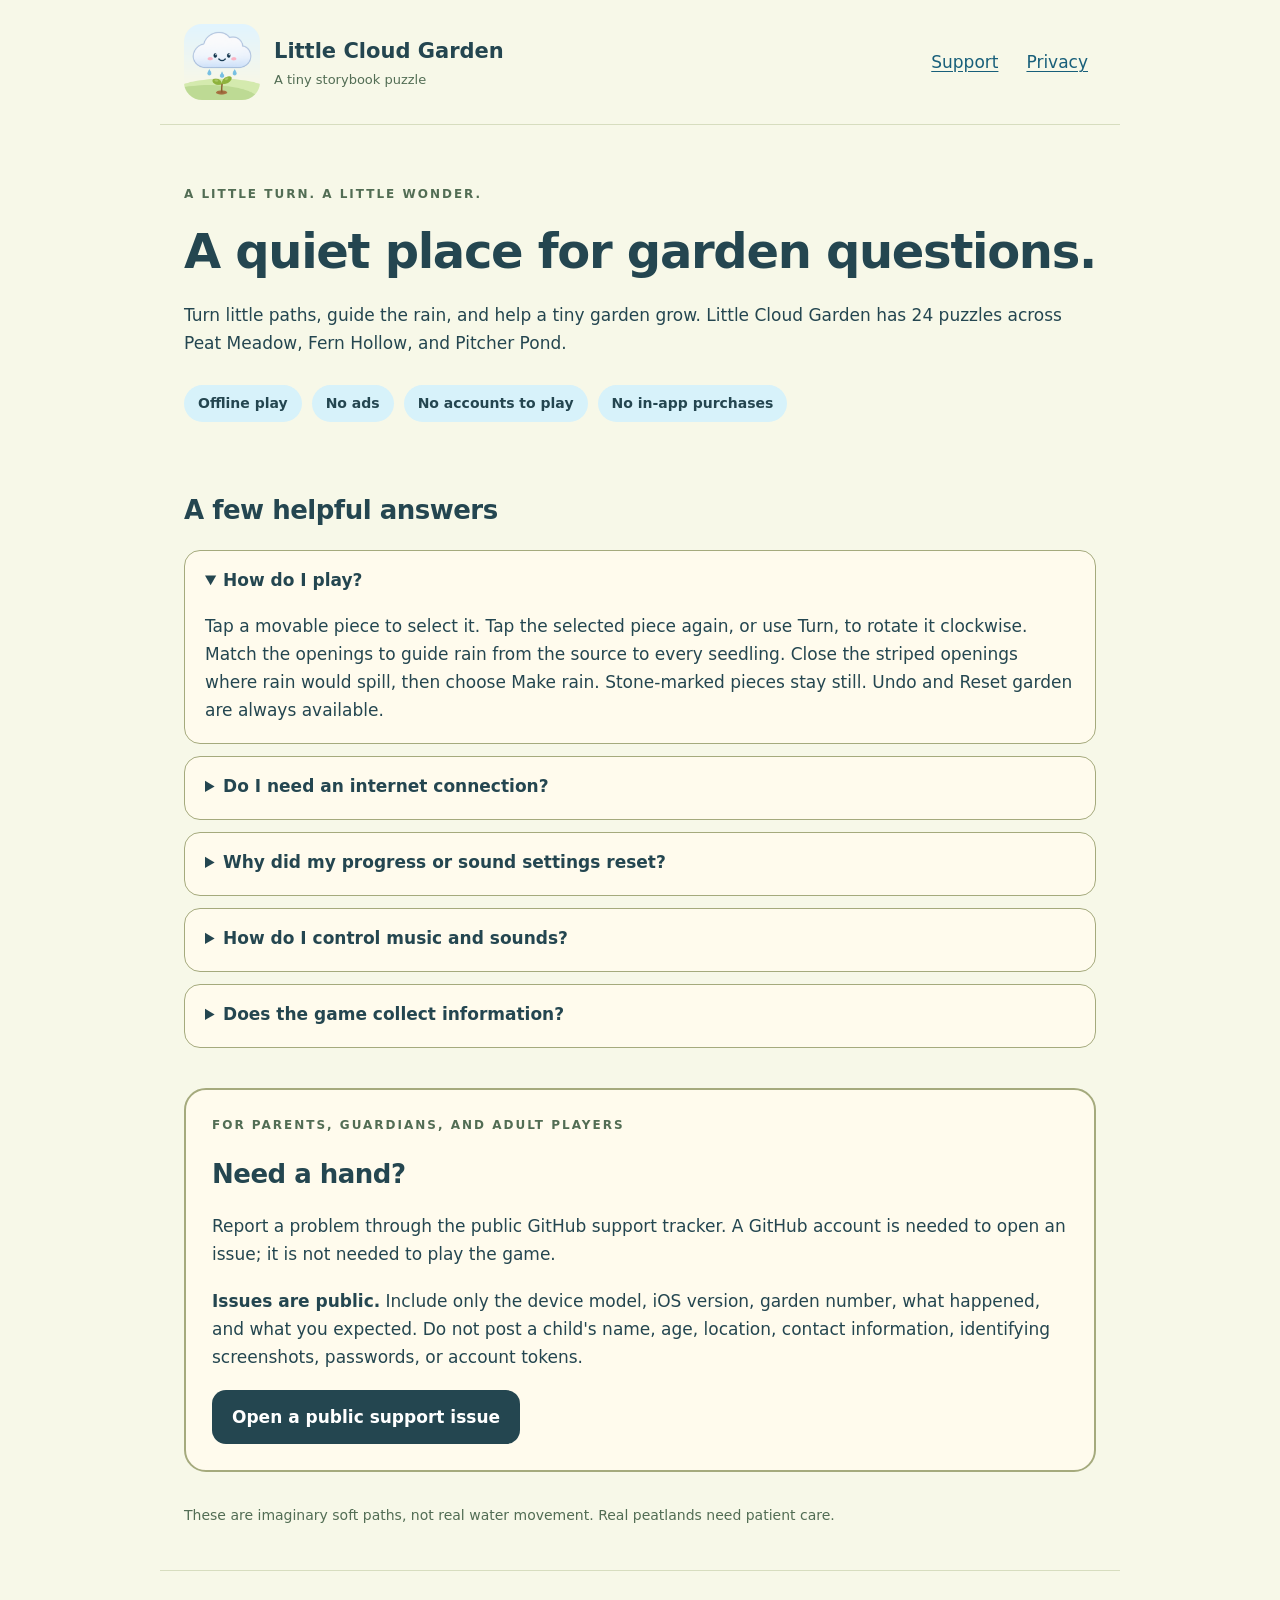
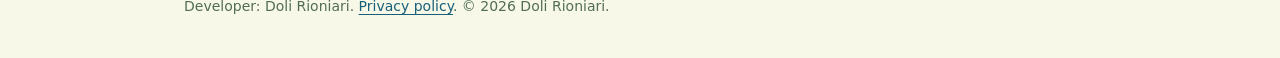
<file: index.html>
<!doctype html>
<html lang="en"><head><meta charset="utf-8"><meta name="viewport" content="width=device-width,initial-scale=1">
<meta http-equiv="Content-Security-Policy" content="default-src 'none'; img-src 'self'; style-src 'self'; base-uri 'none'; form-action 'none'">
<meta name="description" content="Little Cloud Garden support and privacy information. An offline rain-path puzzle with no ads, accounts, or in-app purchases.">
<title>Support · Little Cloud Garden</title><link rel="stylesheet" href="styles.css"><link rel="icon" href="icon.png"></head>
<body><header><a class="brand" href="index.html"><img src="icon.png" width="76" height="76" alt="Smiling cloud, rain and a seedling"><span>Little Cloud Garden<small>A tiny storybook puzzle</small></span></a><nav aria-label="Main"><a href="index.html">Support</a><a href="privacy.html">Privacy</a></nav></header>
<main><section class="hero"><p class="eyebrow">A little turn. A little wonder.</p><h1>A quiet place for garden questions.</h1><p>Turn little paths, guide the rain, and help a tiny garden grow. Little Cloud Garden has 24 puzzles across Peat Meadow, Fern Hollow, and Pitcher Pond.</p><div class="facts"><span>Offline play</span><span>No ads</span><span>No accounts to play</span><span>No in-app purchases</span></div></section>
<section aria-labelledby="help"><h2 id="help">A few helpful answers</h2><div class="questions">
<details open><summary>How do I play?</summary><p>Tap a movable piece to select it. Tap the selected piece again, or use Turn, to rotate it clockwise. Match the openings to guide rain from the source to every seedling. Close the striped openings where rain would spill, then choose Make rain. Stone-marked pieces stay still. Undo and Reset garden are always available.</p></details>
<details><summary>Do I need an internet connection?</summary><p>No. The puzzles and artwork are bundled with the app. Music and sounds are generated on the device. There are no downloads, accounts, advertisements, purchases, or online features in the game.</p></details>
<details><summary>Why did my progress or sound settings reset?</summary><p>The game intentionally keeps progress and settings only in memory for the current visit. Ending the app's process starts a fresh visit. Switching away may keep the visit alive, but the operating system can end a background process. Every garden is selectable without unlocking earlier ones.</p></details>
<details><summary>How do I control music and sounds?</summary><p>The first tap starts local audio. Music and Sounds have separate on/off controls. Check the device's volume and silent-mode settings if you cannot hear them. After switching back to the game, tap a control to resume audio. Sound is optional and is never the only way to understand a puzzle.</p></details>
<details><summary>Does the game collect information?</summary><p>The game does not collect, transmit, sell, or share personal data. It has no analytics, tracking, chat, or user accounts. Read the <a href="privacy.html">privacy policy</a> for the separate handling of this website and optional public support messages.</p></details>
</div></section>
<section class="contact" aria-labelledby="contact"><p class="eyebrow">For parents, guardians, and adult players</p><h2 id="contact">Need a hand?</h2><p>Report a problem through the public GitHub support tracker. A GitHub account is needed to open an issue; it is not needed to play the game.</p><p><strong>Issues are public.</strong> Include only the device model, iOS version, garden number, what happened, and what you expected. Do not post a child's name, age, location, contact information, identifying screenshots, passwords, or account tokens.</p><a class="action" href="https://github.com/dolilod/little-cloud-garden-support/issues/new" rel="noopener noreferrer">Open a public support issue</a></section>
<p class="note">These are imaginary soft paths, not real water movement. Real peatlands need patient care.</p></main><footer>Developer: Doli Rioniari. <a href="privacy.html">Privacy policy</a>. © 2026 Doli Rioniari.</footer></body></html>
</file>
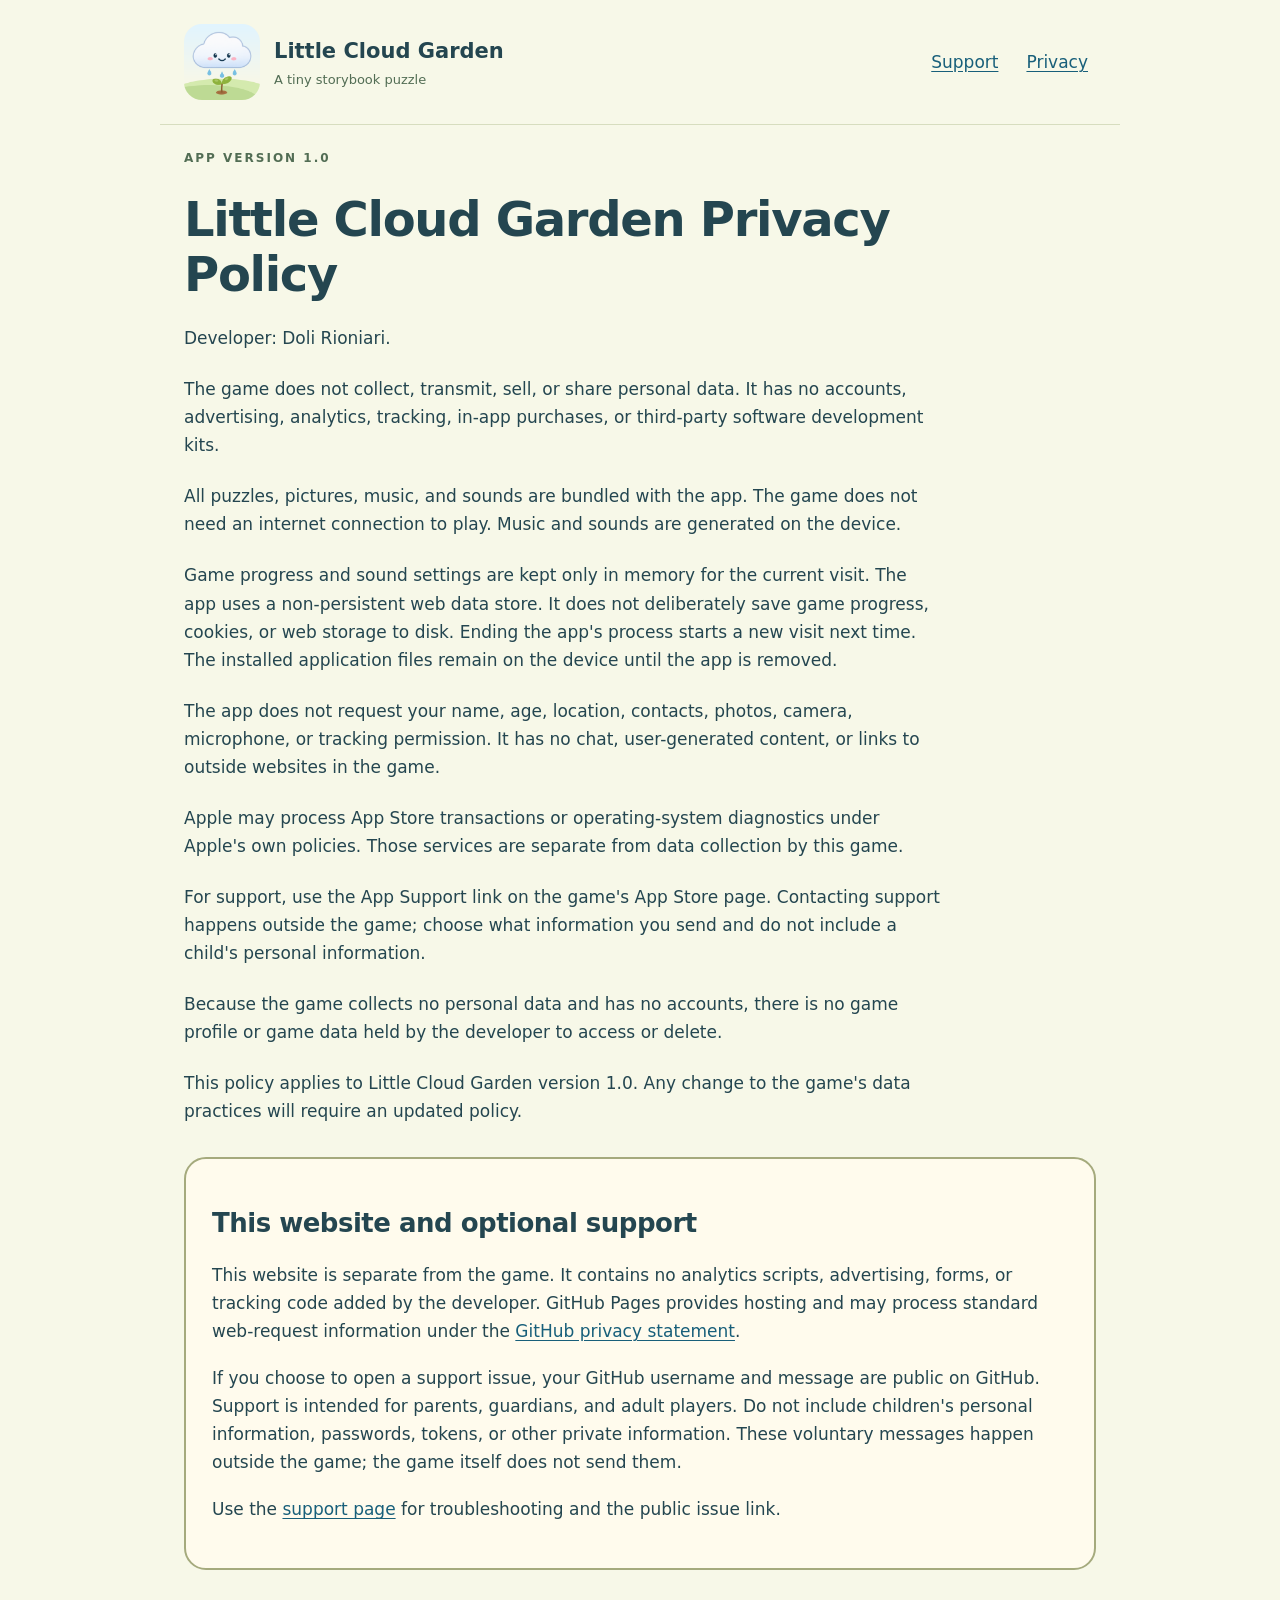
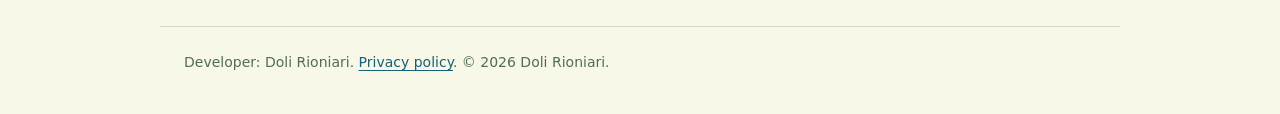
<file: privacy.html>
<!doctype html>
<html lang="en"><head><meta charset="utf-8"><meta name="viewport" content="width=device-width,initial-scale=1">
<meta http-equiv="Content-Security-Policy" content="default-src 'none'; img-src 'self'; style-src 'self'; base-uri 'none'; form-action 'none'">
<meta name="description" content="Little Cloud Garden support and privacy information. An offline rain-path puzzle with no ads, accounts, or in-app purchases.">
<title>Privacy · Little Cloud Garden</title><link rel="stylesheet" href="styles.css"><link rel="icon" href="icon.png"></head>
<body><header><a class="brand" href="index.html"><img src="icon.png" width="76" height="76" alt="Smiling cloud, rain and a seedling"><span>Little Cloud Garden<small>A tiny storybook puzzle</small></span></a><nav aria-label="Main"><a href="index.html">Support</a><a href="privacy.html">Privacy</a></nav></header>
<main><section class="policy"><p class="eyebrow">App version 1.0</p><h1>Little Cloud Garden Privacy Policy</h1><p>Developer: Doli Rioniari.</p>
<p>The game does not collect, transmit, sell, or share personal data. It has no accounts, advertising, analytics, tracking, in-app purchases, or third-party software development kits.</p>
<p>All puzzles, pictures, music, and sounds are bundled with the app. The game does not need an internet connection to play. Music and sounds are generated on the device.</p>
<p>Game progress and sound settings are kept only in memory for the current visit. The app uses a non-persistent web data store. It does not deliberately save game progress, cookies, or web storage to disk. Ending the app's process starts a new visit next time. The installed application files remain on the device until the app is removed.</p>
<p>The app does not request your name, age, location, contacts, photos, camera, microphone, or tracking permission. It has no chat, user-generated content, or links to outside websites in the game.</p>
<p>Apple may process App Store transactions or operating-system diagnostics under Apple's own policies. Those services are separate from data collection by this game.</p>
<p>For support, use the App Support link on the game's App Store page. Contacting support happens outside the game; choose what information you send and do not include a child's personal information.</p>
<p>Because the game collects no personal data and has no accounts, there is no game profile or game data held by the developer to access or delete.</p>
<p>This policy applies to Little Cloud Garden version 1.0. Any change to the game's data practices will require an updated policy.</p></section>
<section class="contact"><h2>This website and optional support</h2><p>This website is separate from the game. It contains no analytics scripts, advertising, forms, or tracking code added by the developer. GitHub Pages provides hosting and may process standard web-request information under the <a href="https://docs.github.com/en/site-policy/privacy-policies/github-general-privacy-statement" rel="noopener noreferrer">GitHub privacy statement</a>.</p><p>If you choose to open a support issue, your GitHub username and message are public on GitHub. Support is intended for parents, guardians, and adult players. Do not include children's personal information, passwords, tokens, or other private information. These voluntary messages happen outside the game; the game itself does not send them.</p><p>Use the <a href="index.html">support page</a> for troubleshooting and the public issue link.</p></section></main><footer>Developer: Doli Rioniari. <a href="privacy.html">Privacy policy</a>. © 2026 Doli Rioniari.</footer></body></html>
</file>
<file: styles.css>
:root{color-scheme:light;--ink:#244650;--muted:#526d54;--paper:#fffbed;--line:#a5aa7d;--blue:#d7f2fa}*{box-sizing:border-box}body{margin:0;color:var(--ink);background:#f7f8e8;font:17px/1.65 system-ui,-apple-system,BlinkMacSystemFont,"Segoe UI",sans-serif}header,main,footer{max-width:960px;margin:auto;padding:24px}header{display:flex;align-items:center;justify-content:space-between;gap:24px;border-bottom:1px solid #d7ddbf}.brand{display:flex;align-items:center;gap:14px;color:var(--ink);text-decoration:none;font-size:21px;font-weight:750}.brand img{border-radius:18px}.brand small{display:block;font-size:13px;font-weight:500;color:var(--muted)}nav{display:flex;gap:12px}a{color:#185f7a;text-underline-offset:3px}nav a{padding:12px 8px}h1{font-size:clamp(30px,5vw,48px);line-height:1.15;letter-spacing:-1.3px;margin:10px 0 22px}h2{font-size:26px;line-height:1.25;letter-spacing:-.5px}p{margin:0 0 19px}.hero{padding:36px 0 22px}.eyebrow{text-transform:uppercase;letter-spacing:2px;font-size:12px;font-weight:750;color:var(--muted)}.facts{display:flex;flex-wrap:wrap;gap:10px;margin:28px 0}.facts span{background:var(--blue);border-radius:30px;padding:7px 14px;font-size:14px;font-weight:650}.questions{display:grid;gap:12px;margin:24px 0 40px}details{background:var(--paper);border:1px solid var(--line);border-radius:16px;padding:15px 20px}summary{cursor:pointer;font-weight:700;min-height:32px}details p{margin:14px 0 4px}.contact{background:var(--paper);border:2px solid var(--line);border-radius:22px;padding:26px;margin:32px 0}.action{display:inline-block;padding:13px 20px;border-radius:14px;background:var(--ink);color:white;text-decoration:none;font-weight:700}.policy{max-width:760px}.policy p{margin-bottom:23px}.note,footer{color:var(--muted);font-size:14px}footer{border-top:1px solid #d7ddbf;padding-bottom:40px}a:focus-visible,summary:focus-visible{outline:3px solid #185f7a;outline-offset:5px}@media(max-width:600px){header,main,footer{padding:20px}header{align-items:flex-start;flex-direction:column;gap:8px}.brand img{width:64px;height:64px}.brand{font-size:19px}nav{margin-left:-8px}.hero{padding-top:22px}.contact{padding:21px}h1{letter-spacing:-.7px}}
</file>
